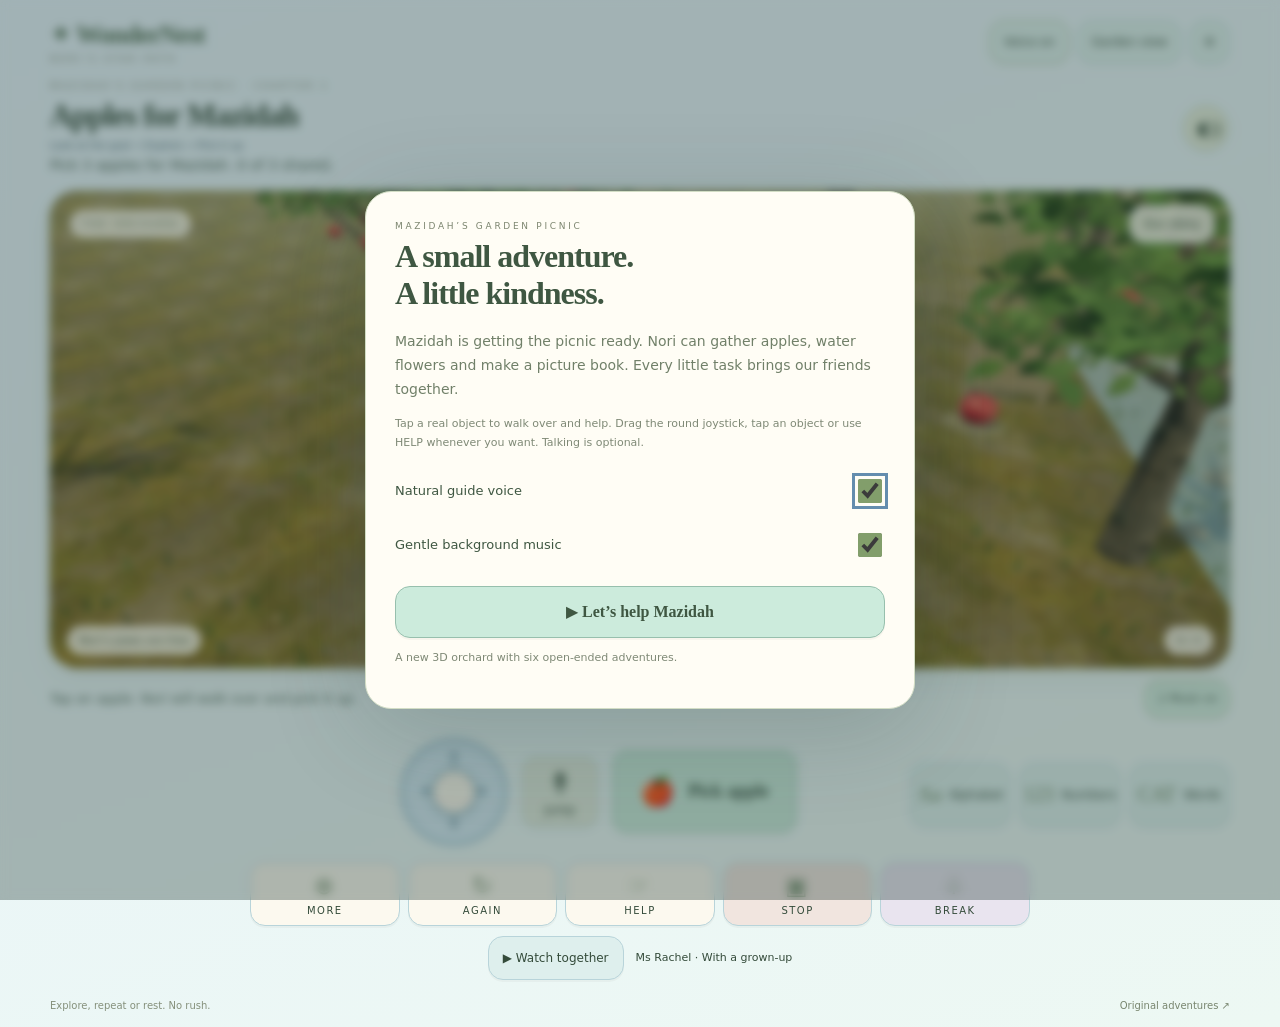
<file: index.html>
<!doctype html><html lang="en"><head><meta charset="utf-8"><meta name="viewport" content="width=device-width,initial-scale=1,viewport-fit=cover"><meta name="theme-color" content="#e8f4fc"><title>WonderNest · The Orchard Picnic</title><link rel="stylesheet" href="orchard.css?v=orchard-3"></head><body>
<main id="game">
 <header><a class="brand" href="index.html">✦ WonderNest<small>NORI’S STAR PATH</small></a><div class="tools"><button id="soundToggle" aria-pressed="true" aria-label="Toggle guide voice">Voice on</button><button id="cameraToggle" aria-pressed="false" aria-label="Toggle wide garden view">Garden view</button><button id="settingsOpen" aria-label="Grown-up options">⚙</button></div></header>
 <section class="mission"><div><p class="eyebrow" id="chapterLabel">A GARDEN PICNIC · CHAPTER 1</p><h1 id="missionTitle">Apples for Mazidah</h1><p id="routine" class="routine">Look → Explore → Help → Choose</p><p id="objective">Pick 3 apples for Mazidah.</p></div><button id="hear" aria-label="Hear the task">◖))</button></section>
 <section id="stage" aria-label="3D orchard. Tap an apple or an object to walk to it."><canvas id="world" aria-label="Nori and Mazidah in a three-dimensional orchard"></canvas><div class="scene-top"><span id="place">THE ORCHARD</span><button id="storyOpen">Our story</button></div><div id="loading" role="status"><span class="loading-leaf">✦</span><strong>Opening the garden…</strong><span>Getting Nori’s paws ready.</span></div><div id="sceneLabels" aria-hidden="true"><span id="noriName">Nori</span><span id="bunnyName">Mazidah</span></div><div class="scene-bottom"><span id="inventory">Nori’s paws are free</span><span id="progress">0 / 3</span></div><div id="targets" class="sr" aria-label="Objects in the garden"></div><div id="completeBanner" hidden><strong>A little kindness, shared.</strong><button id="nextTask">Next adventure →</button></div></section>
 <div class="feedback"><p id="feedback" role="status" aria-live="polite">Tap an apple. Nori will walk over and pick it up.</p><button id="musicToggle" aria-label="Toggle background music" aria-pressed="true">♫ Music on</button></div>
 <nav class="movement" aria-label="Move and interact"><div id="joystick" role="group" aria-label="Movement joystick. Drag to walk; use arrow keys as an alternative."><span class="stick-arrows" aria-hidden="true">↑<br>←　 →<br>↓</span><span id="stickKnob" aria-hidden="true"></span></div><div class="dpad" hidden><button id="forward" aria-label="Move Nori forward">↑</button><button id="left" aria-label="Move Nori left">←</button><button id="back" aria-label="Move Nori back">↓</button><button id="right" aria-label="Move Nori right">→</button></div><button class="jump" id="jump"><span>↟</span>Jump</button><button class="action" id="action"><span id="actionPicture">◉</span><strong id="actionLabel">Pick apple</strong></button></nav>
 <nav class="learn" aria-label="Learning adventures"><button id="alphabetOpen"><b>Aa</b> Alphabet</button><button id="numbersOpen"><b>123</b> Numbers</button><button id="wordsOpen"><b>CAT</b> Words</button></nav>
 <nav class="choices" aria-label="Communication choices"><button id="more"><span>⊕</span>MORE</button><button id="again"><span>↻</span>AGAIN</button><button id="help"><span>☞</span>HELP</button><button id="stop"><span>▣</span>STOP</button><button id="break"><span>♧</span>BREAK</button></nav><div class="watch-row"><button id="videosOpen">▶ Watch together</button><span>Ms Rachel · With a grown-up</span></div><footer>Explore, repeat or rest. No rush. <a href="classic.html">Original adventures ↗</a></footer>
</main>
<dialog id="storyDialog"><p class="eyebrow">MAZIDAH’S GARDEN PICNIC</p><h2 id="storyHeading">A small adventure.<br>A little kindness.</h2><p id="storyText">Mazidah is getting the picnic ready. Nori can gather apples, water flowers and make a picture book. Every little task brings our friends together.</p><p class="hint">Tap a real object to walk over and help. Drag the round joystick, tap an object or use HELP whenever you want. Talking is optional.</p><label>Natural guide voice <input id="introSound" type="checkbox" checked></label><label>Gentle background music <input id="introMusic" type="checkbox" checked></label><button id="storyStart" class="primary" disabled>Opening the garden…</button><p class="hint" id="introNote">A new 3D orchard with six open-ended adventures.</p></dialog>
<dialog id="pause"><p class="eyebrow">YOUR ADVENTURE CAN WAIT</p><h2 id="pauseTitle">A little rest.</h2><p>Nori and Mazidah will be right here.</p><button id="resume" class="primary">▶ Keep playing</button></dialog>
<dialog id="settings"><div class="dialog-top"><h2>Grown-up options</h2><button id="settingsClose" aria-label="Close options">×</button></div><h3>Sound & comfort</h3><label>Natural guide voice <input id="speech" type="checkbox" checked></label><label>Guide volume <span><input id="volume" type="range" min="0" max="100" step="5" value="35"><output id="volumeValue">35%</output></span></label><label>Gentle instrumental music <input id="musicEnabled" type="checkbox" checked></label><label>Music volume <span><input id="musicVolume" type="range" min="0" max="50" value="12"><output id="musicVolumeValue">12%</output></span></label><p class="hint" id="musicNote">Music lowers under speech and pauses during menus and breaks.</p><label>Reduced motion <input id="reduced" type="checkbox"></label><p class="hint">Still poses, a steady wide camera and direct travel when tapping or using HELP. The arrows remain under your control.</p><label>Movement controls <select id="controlMode"><option value="joystick">Round joystick</option><option value="arrows">Big arrows</option></select></label><label>Starting quantity <select id="startQuantity"><option value="1">One apple</option><option value="2">Two apples</option><option value="3" selected>Three apples</option></select></label><label>Picture choices <select id="choiceCount"><option value="2">Two</option><option value="3">Three</option></select></label><p class="hint">No timers, scores, microphone, required speech or failure screens. Settings and learning choices pause the world. Picture-choice settings apply when a new adventure starts.</p><details><summary>About this 3D prototype & credits</summary><p class="hint">Real-time 3D animals and scenery, photographic terrain textures and environmental lighting. Nori uses a licensed rigged fox model; Mazidah is a procedural fur-covered rabbit. This is a play prototype with no clinical-effectiveness claim.</p><p class="hint">Music: “Carefree” by Kevin MacLeod, <a href="https://incompetech.com/music/royalty-free/index.html?isrc=USUAN1400037" target="_blank" rel="noopener">incompetech.com</a>, <a href="https://creativecommons.org/licenses/by/4.0/" target="_blank" rel="noopener">CC BY 4.0</a>. Looped and volume-adjusted.</p><p class="hint"><a href="ORCHARD-CREDITS.md" target="_blank">3D asset and library credits</a> · <a href="classic.html">Original learning adventures</a></p></details></dialog>
<dialog id="adventureBook"><div class="dialog-top"><div><p class="eyebrow">A LITTLE WORLD TO EXPLORE</p><h2>Our picnic adventures</h2></div><button data-close="adventureBook" aria-label="Close adventures">×</button></div><p>Every chapter is open. Choose what feels interesting.</p><button id="exploreOpen" class="primary">🌿 Quiet garden · Just explore</button><div id="chapterCards"></div></dialog>
<dialog id="learningMenu"><div class="dialog-top"><h2 id="learnTitle">Choose a letter</h2><button data-close="learningMenu" aria-label="Close learning choices">×</button></div><p id="learnNote"></p><div id="picker"></div><div id="selection"><strong id="selectedValue">A a</strong><span id="selectedPicture"></span><span id="selectedWord">apple</span></div><div class="preview"><button id="previewVoice">Hear it</button><button id="startLesson" class="primary">Play this adventure →</button></div></dialog>
<dialog id="videos"><div class="dialog-top"><h2>Watch together</h2><button data-close="videos" aria-label="Return to the garden">×</button></div><div id="videoGate"><p>A grown-up can choose a Ms Rachel video to watch together.</p><button id="videoUnlock" class="primary">I’m the grown-up · Show links</button></div><div id="videoChoices" hidden><a class="video-link" id="youtubeLink" href="https://www.youtube.com/@msrachel/videos" target="_blank" rel="noopener noreferrer">▶ Ms Rachel on YouTube ↗</a><a class="video-link" href="https://www.msrachel.com/pages/videos" target="_blank" rel="noopener noreferrer">Ms Rachel’s official video page ↗</a><p class="hint">Opens a separate tab. The game waits here. External videos may include adverts and recommendations. WonderNest is not affiliated with Ms Rachel or YouTube.</p></div></dialog><audio id="backgroundMusic" src="background-music.mp3" loop preload="none" hidden></audio><audio id="guideVoice" preload="auto" hidden></audio><script src="missions.js"></script><script src="art.js"></script><script src="learning-art.js"></script><script src="mazidah-voice-bank.js?v=full-words-1"></script><script src="orchard.js?v=orchard-3"></script><script src="music.js"></script></body></html>
</file>
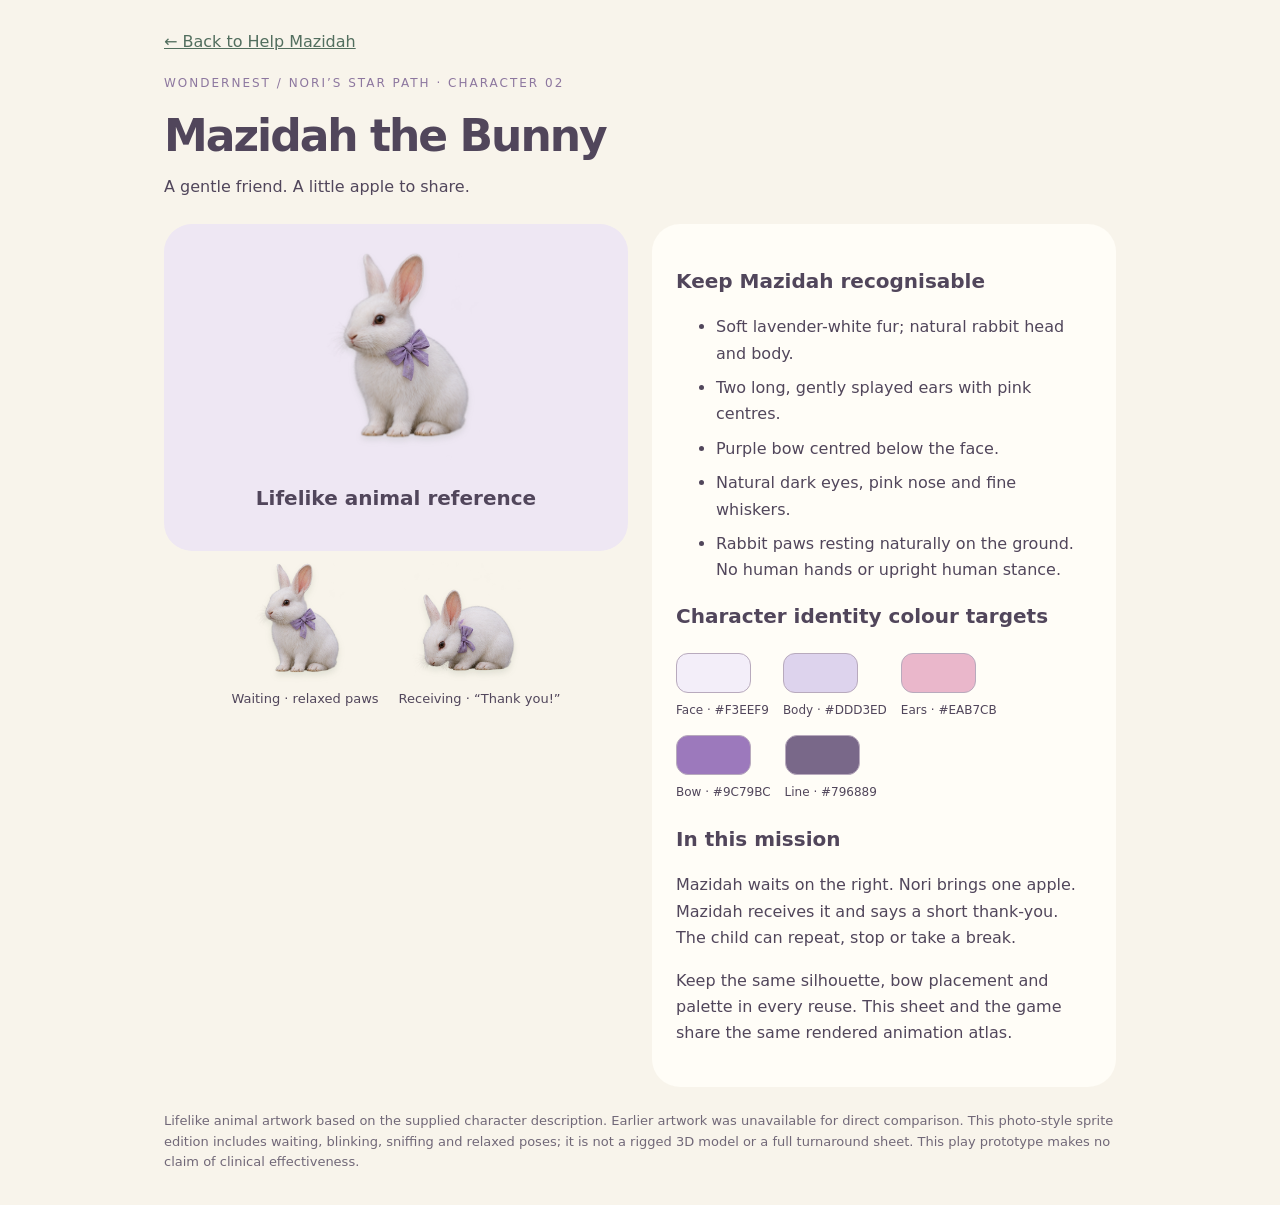
<file: bimi-reference.html>
<!doctype html><html lang="en"><meta charset="utf-8"><meta name="viewport" content="width=device-width,initial-scale=1"><title>Mazidah · Character reference</title><style>
*{box-sizing:border-box}body{margin:0;background:#f8f4eb;color:#51465b;font:16px "Trebuchet MS",system-ui,sans-serif}main{max-width:1000px;margin:auto;padding:32px 24px}a{color:#526e5e}h1{font-size:44px;letter-spacing:-2px;margin:20px 0 8px}h2{font-size:20px}.eyebrow{font-size:12px;letter-spacing:2px;color:#8d779f}.sheet{display:grid;grid-template-columns:1fr 1fr;gap:24px;margin-top:28px}.portrait{background:#eee7f3;border-radius:28px;text-align:center;padding:25px}.portrait svg{width:100%;height:330px}.pose{display:flex;justify-content:center;gap:20px}.pose figure{margin:10px 0;text-align:center}.pose svg{width:130px;height:170px}.pose figcaption{font-size:13px}.notes{background:#fffdf7;padding:24px;border-radius:28px;line-height:1.65}.swatches{display:flex;flex-wrap:wrap;gap:14px;margin:20px 0}.swatch{font-size:12px;display:flex;flex-direction:column;gap:8px}.chip{height:40px;width:75px;border-radius:12px;border:1px solid #b8aabd}li{margin:8px 0}footer{font-size:13px;line-height:1.6;margin-top:24px;color:#716878}@media(max-width:650px){.sheet{grid-template-columns:1fr}h1{font-size:36px}}@media print{body{background:white}main{padding:15px}.sheet{grid-template-columns:1fr 1fr}a{display:none}.portrait svg{height:280px}}

/* Detailed rendered characters: four pose columns, fox and bunny rows. */
.sprite{width:100%;aspect-ratio:443.5/443.5;background-image:url(character-animation-atlas.png);background-size:400% 200%;background-repeat:no-repeat;flex-shrink:0;filter:drop-shadow(0 4px 3px #4e614421)}
.nori .sprite{background-position:0% 0%}.mazidah .sprite{background-position:0% 100%}
.actor{height:auto;width:clamp(110px,18%,177px);bottom:13%}
.actor-name{bottom:-22px}.apple{width:clamp(29px,4.5%,43px);height:52px}
@media(max-width:540px){.actor{width:118px}.scene{height:300px}}
.portrait .sprite{width:220px;margin:auto;background-position:0% 100%}.pose .sprite{width:130px;background-position:0% 100%}.pose .receive{background-position:66.6666667% 100%}.pose{align-items:flex-end}.actor{position:static}</style><body><svg xmlns="http://www.w3.org/2000/svg" style="position:absolute;width:0;height:0;overflow:hidden" aria-hidden="true"><defs>
<symbol id="art-mazidah" viewBox="0 0 200 250">
 <ellipse cx="100" cy="235" rx="64" ry="9" fill="#514367" opacity=".12"/>
 <ellipse cx="100" cy="178" rx="51" ry="55" fill="#ddd3ed" stroke="#796889" stroke-width="3"/>
 <ellipse cx="100" cy="187" rx="31" ry="38" fill="#fff9fc"/>
 <ellipse cx="68" cy="225" rx="26" ry="13" fill="#ede5f5" stroke="#796889" stroke-width="3"/>
 <ellipse cx="132" cy="225" rx="26" ry="13" fill="#ede5f5" stroke="#796889" stroke-width="3"/>
 <ellipse cx="66" cy="57" rx="24" ry="52" transform="rotate(-12 66 57)" fill="#eee7f6" stroke="#796889" stroke-width="3"/>
 <ellipse cx="134" cy="57" rx="24" ry="52" transform="rotate(12 134 57)" fill="#eee7f6" stroke="#796889" stroke-width="3"/>
 <ellipse cx="66" cy="54" rx="11" ry="36" transform="rotate(-12 66 54)" fill="#eab7cb"/>
 <ellipse cx="134" cy="54" rx="11" ry="36" transform="rotate(12 134 54)" fill="#eab7cb"/>
 <ellipse cx="100" cy="114" rx="65" ry="52" fill="#f3eef9" stroke="#796889" stroke-width="3"/>
 <ellipse cx="74" cy="111" rx="6" ry="9" fill="#49394e"/><ellipse cx="126" cy="111" rx="6" ry="9" fill="#49394e"/>
 <circle cx="72" cy="108" r="2" fill="white"/><circle cx="124" cy="108" r="2" fill="white"/>
 <ellipse cx="56" cy="128" rx="11" ry="6" fill="#eac2d5"/><ellipse cx="144" cy="128" rx="11" ry="6" fill="#eac2d5"/>
 <path d="M93 125 Q100 120 107 125 Q100 136 93 125" fill="#b77693"/>
 <path d="M100 132 Q94 142 87 135 M100 132 Q106 142 113 135" fill="none" stroke="#796889" stroke-width="2.5" stroke-linecap="round"/>
 <path d="M100 161 Q67 141 71 166 Q70 185 100 168 Q130 185 129 166 Q133 141 100 161" fill="#9c79bc" stroke="#79608f" stroke-width="2"/><circle cx="100" cy="165" r="7" fill="#b299cb"/>
 <ellipse cx="51" cy="177" rx="14" ry="24" transform="rotate(-22 51 177)" fill="#eee7f6" stroke="#796889" stroke-width="3"/>
 <ellipse cx="149" cy="177" rx="14" ry="24" transform="rotate(22 149 177)" fill="#eee7f6" stroke="#796889" stroke-width="3"/>
</symbol>
<symbol id="art-nori" viewBox="0 0 200 250">
 <ellipse cx="100" cy="235" rx="65" ry="9" fill="#72502f" opacity=".12"/>
 <path d="M145 211 Q217 203 174 142 Q162 169 132 174" fill="#e99552" stroke="#9b633f" stroke-width="3"/><path d="M174 142 Q192 168 188 180 Q172 183 161 169Z" fill="#fff0d9"/>
 <ellipse cx="99" cy="182" rx="46" ry="52" fill="#e99552" stroke="#9b633f" stroke-width="3"/><ellipse cx="98" cy="190" rx="27" ry="32" fill="#fff0d9"/>
 <ellipse cx="71" cy="226" rx="24" ry="12" fill="#e99552" stroke="#9b633f" stroke-width="3"/><ellipse cx="125" cy="226" rx="24" ry="12" fill="#e99552" stroke="#9b633f" stroke-width="3"/>
 <path d="M42 94 Q22 14 38 21 Q72 28 84 70 M116 70 Q142 20 161 21 Q172 28 156 95" fill="#e99552" stroke="#9b633f" stroke-width="3" stroke-linejoin="round"/>
 <path d="M43 75 40 39 69 72 M130 72 157 39 153 78" fill="#efbea2"/>
 <ellipse cx="100" cy="112" rx="66" ry="53" fill="#eda05f" stroke="#9b633f" stroke-width="3"/>
 <path d="M37 119 Q52 103 82 130 Q100 145 118 130 Q146 103 163 119 Q150 161 100 163 Q49 160 37 119" fill="#fff0d9"/>
 <ellipse cx="74" cy="107" rx="6" ry="9" fill="#493b34"/><ellipse cx="126" cy="107" rx="6" ry="9" fill="#493b34"/><circle cx="72" cy="104" r="2" fill="white"/><circle cx="124" cy="104" r="2" fill="white"/>
 <path d="M92 126 Q100 121 108 126 Q100 139 92 126" fill="#725044"/><path d="M90 140 Q100 147 110 140" stroke="#725044" stroke-width="2.5" fill="none" stroke-linecap="round"/>
 <path d="M59 157 Q99 174 141 156 L143 172 Q102 191 57 173Z" fill="#a5d8c4" stroke="#578875" stroke-width="3"/><path d="M119 177 137 175 140 207 119 204Z" fill="#a5d8c4" stroke="#578875" stroke-width="3"/>
 <path d="m100 167 4 8 9 1-6 6 1 9-8-4-8 4 1-9-6-6 9-1Z" fill="#f5ce67" stroke="#b78b35" stroke-width="1.5"/>
 <ellipse cx="53" cy="188" rx="12" ry="22" fill="#eda05f" stroke="#9b633f" stroke-width="3"/>
</symbol>
<symbol id="art-apple" viewBox="0 0 64 70"><path d="M33 18Q29 7 37 3" stroke="#77583d" stroke-width="5" fill="none" stroke-linecap="round"/><path d="M35 12Q41 0 56 7Q51 21 35 12" fill="#729a67"/><path d="M32 22C-6 0-6 59 20 65Q32 61 42 65C69 59 71 1 32 22" fill="#cf685f" stroke="#994d49" stroke-width="2"/><path d="M15 28Q10 35 12 43" stroke="#f5bab0" stroke-width="5" fill="none" stroke-linecap="round"/></symbol>
</defs></svg>
<main><a href="index.html">← Back to Help Mazidah</a><div class="eyebrow" style="margin-top:25px">WONDERNEST / NORI’S STAR PATH · CHARACTER 02</div><h1>Mazidah the Bunny</h1><p>A gentle friend. A little apple to share.</p><div class="sheet"><div><div class="portrait"><div class="sprite" role="img" aria-label="Mazidah front view"></div><h2>Lifelike animal reference</h2></div><div class="pose"><figure><div class="sprite" role="img" aria-label="Mazidah waiting"></div><figcaption>Waiting · relaxed paws</figcaption></figure><figure><div class="sprite receive" role="img" aria-label="Mazidah sniffing the apple"></div><figcaption>Receiving · “Thank you!”</figcaption></figure></div></div><div class="notes"><h2>Keep Mazidah recognisable</h2><ul><li>Soft lavender-white fur; natural rabbit head and body.</li><li>Two long, gently splayed ears with pink centres.</li><li>Purple bow centred below the face.</li><li>Natural dark eyes, pink nose and fine whiskers.</li><li>Rabbit paws resting naturally on the ground. No human hands or upright human stance.</li></ul><h2>Character identity colour targets</h2><div class="swatches"><div class="swatch"><span class="chip" style="background:#f3eef9"></span>Face · #F3EEF9</div><div class="swatch"><span class="chip" style="background:#ddd3ed"></span>Body · #DDD3ED</div><div class="swatch"><span class="chip" style="background:#eab7cb"></span>Ears · #EAB7CB</div><div class="swatch"><span class="chip" style="background:#9c79bc"></span>Bow · #9C79BC</div><div class="swatch"><span class="chip" style="background:#796889"></span>Line · #796889</div></div><h2>In this mission</h2><p>Mazidah waits on the right. Nori brings one apple. Mazidah receives it and says a short thank-you. The child can repeat, stop or take a break.</p><p>Keep the same silhouette, bow placement and palette in every reuse. This sheet and the game share the same rendered animation atlas.</p></div></div><footer>Lifelike animal artwork based on the supplied character description. Earlier artwork was unavailable for direct comparison. This photo-style sprite edition includes waiting, blinking, sniffing and relaxed poses; it is not a rigged 3D model or a full turnaround sheet. This play prototype makes no claim of clinical effectiveness.</footer></main></body></html>
</file>
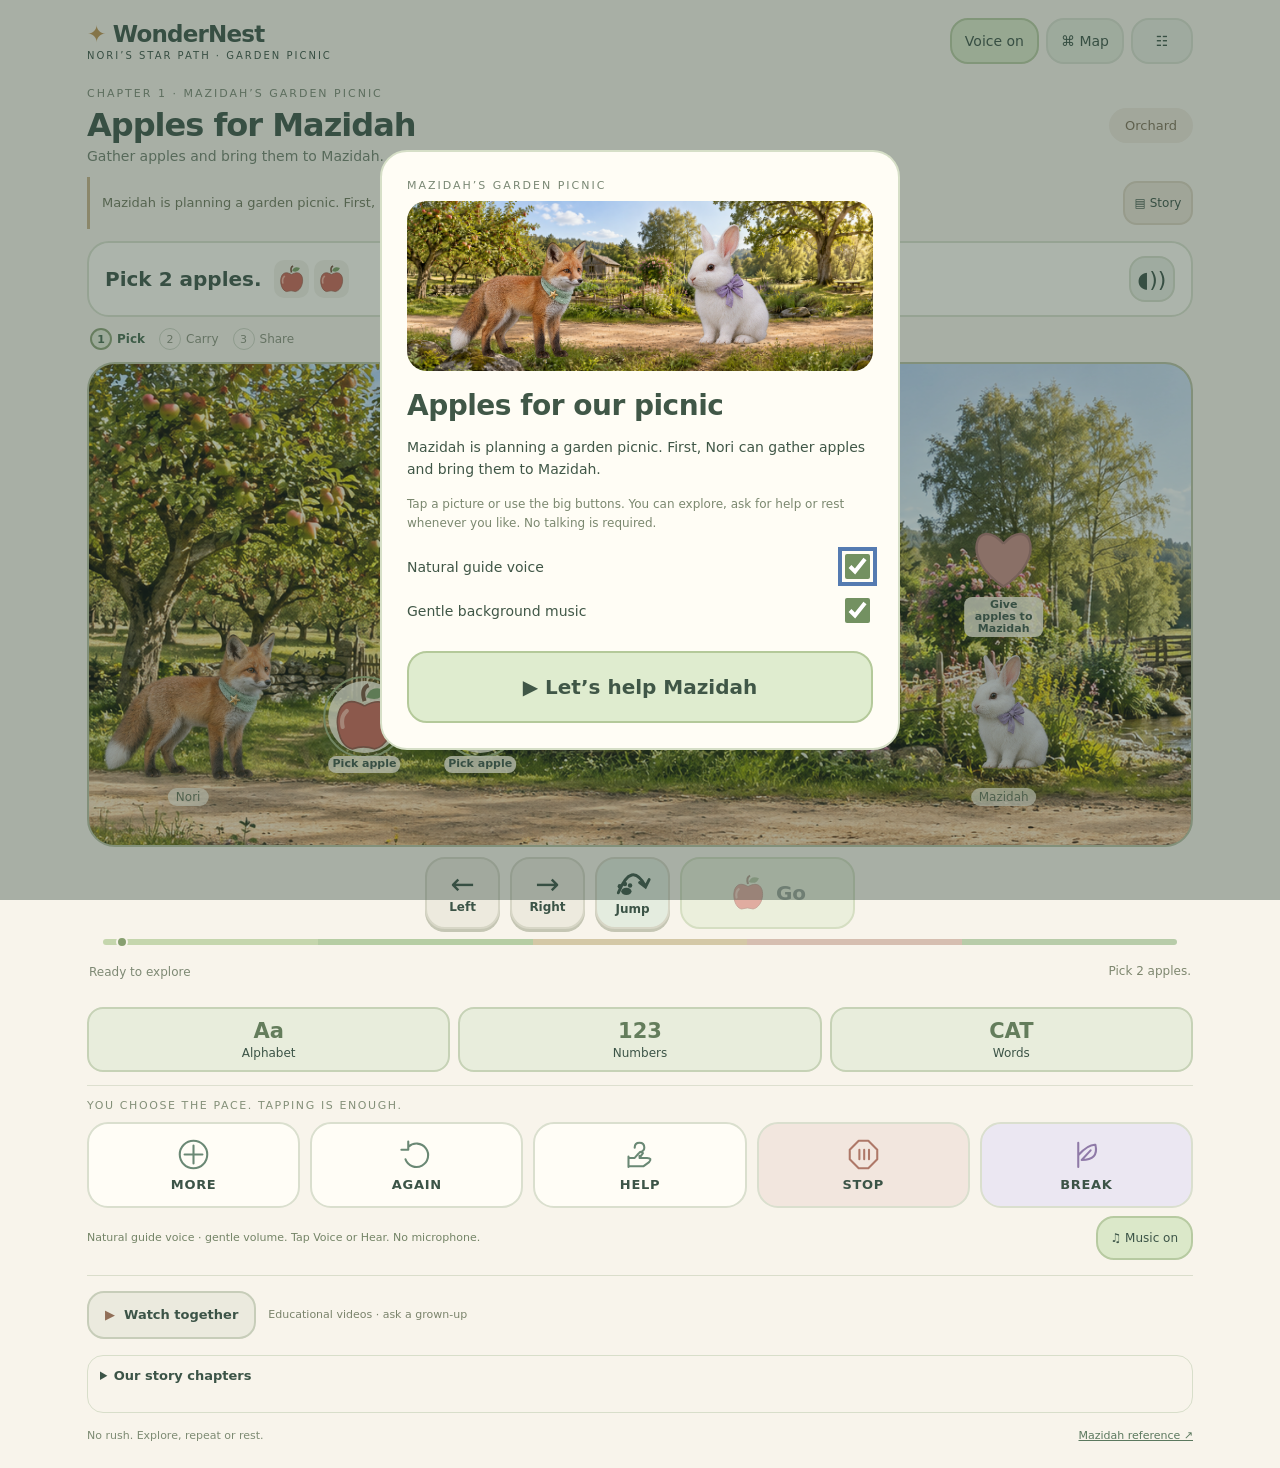
<file: classic.html>
<!doctype html><html lang="en"><head><meta charset="utf-8"><meta name="viewport" content="width=device-width,initial-scale=1,viewport-fit=cover"><meta name="theme-color" content="#f8f4eb"><title>WonderNest · Alphabet & Number Adventures</title><style>
:root{font-family:ui-rounded,"Trebuchet MS",system-ui,sans-serif;color:#3c5447;background:#f8f4eb;font-synthesis:none}*{box-sizing:border-box}[hidden]{display:none!important}body{margin:0}button,select,input{font:inherit}button{cursor:pointer;border:2px solid transparent;color:inherit;touch-action:manipulation;-webkit-tap-highlight-color:transparent}button:focus-visible,select:focus-visible,input:focus-visible,a:focus-visible{outline:4px solid #557bb1;outline-offset:3px}button:disabled{cursor:default;opacity:.5}button:active{filter:brightness(.95)}header{max-width:1150px;margin:auto;display:flex;justify-content:space-between;align-items:center;padding:18px 22px 12px;gap:10px}.brand{font-size:23px;font-weight:bold;letter-spacing:-.8px}.brand b{color:#bd9451}.brand small{display:block;font-size:10px;letter-spacing:2px;font-weight:normal;margin-top:3px}.header-tools{display:flex;gap:7px}.tool{min-width:62px;min-height:46px;padding:8px 13px;border-radius:18px;background:#e9ece1;border-color:#d8dece;font-size:14px}.tool[aria-pressed="true"]{background:#dbe8c9;border-color:#b7caa1}.map-tool{background:#e6ecdb}main{max-width:1150px;padding:4px 22px 24px;margin:auto}.mission-heading{display:flex;align-items:center;justify-content:space-between;gap:15px;margin:7px 0 13px}.eyebrow{font-size:11px;color:#7a8874;letter-spacing:2px;text-transform:uppercase;margin:0 0 6px}h1{font-size:32px;letter-spacing:-1px;margin:0 0 4px}.description{font-size:14px;color:#71816e;margin:0}.place-tag{border-radius:22px;padding:10px 16px;background:#ede7d9;color:#7e7159;font-size:13px;white-space:nowrap}
.task-card{border:2px solid #d9e1cc;border-radius:22px;background:#fffdf5;display:flex;align-items:center;justify-content:space-between;gap:12px;padding:12px 16px;margin-bottom:11px;min-height:76px}.task-copy{display:flex;gap:12px;align-items:center;min-width:0}.task-text{font-size:20px;font-weight:bold;line-height:1.25}.objective-pictures{display:flex;align-items:center;gap:5px;flex-shrink:0}.token{width:35px;height:38px;display:inline-flex;border-radius:10px;background:#f1f0e4;padding:3px}.token svg{height:100%;width:100%}.token-filled{background:#dbe8ca}.hear{width:46px;min-height:46px;border-radius:16px;background:#e9eee2;border-color:#d5ddc9;flex-shrink:0;font-size:22px}.steps{display:flex;gap:14px;align-items:center;flex-wrap:wrap;margin:0 3px 12px;font-size:12px;color:#89917d}.step{display:flex;align-items:center;gap:5px}.step i{font-style:normal;border:1px solid #cbd2c0;width:22px;height:22px;display:inline-flex;align-items:center;justify-content:center;border-radius:50%;font-size:11px}.step.complete i{background:#d5e3c4;border-color:#b6c7a3}.step.current{color:#476a4f;font-weight:bold}.step.current i{background:#e5ecd8;border:2px solid #8ca276}
.stage{position:relative;overflow:hidden;border:2px solid #d7e1cb;border-radius:28px;background:#e7eee0;width:100%;isolation:isolate;touch-action:pan-y}.world{position:absolute;inset:0 auto auto 0;will-change:transform}.world-scenery{position:absolute;width:100%;height:100%;inset:0;pointer-events:none}.actor{position:absolute;transform:translateX(-50%);pointer-events:none;z-index:2}.sprite{width:100%;aspect-ratio:1;background-image:url(character-animation-atlas.png);background-size:400% 200%;background-repeat:no-repeat;filter:drop-shadow(0 3px 2px #53634322)}.friend .sprite{background-position:0% 100%}.actor-name{position:absolute;left:50%;bottom:-17px;transform:translateX(-50%);font-size:12px;line-height:1.4;border-radius:10px;padding:1px 8px;background:#fff8e6b8;color:#637157}.held-item{position:absolute;width:29%;height:auto;left:78%;top:45%;filter:drop-shadow(0 2px 2px #0002)}.held-item:empty{display:none}.held-item svg{width:100%;height:100%}.facing-left .held-item{left:-6%}.world-object{position:absolute;transform:translateX(-50%);z-index:3;min-width:48px;min-height:48px;background:#fffcf0c9;border:2px solid #d1d8be;border-radius:18px;padding:6px 5px;display:flex;align-items:center;flex-direction:column;justify-content:center;gap:3px;user-select:none}.object-picture{display:block;width:var(--picture,50px);height:var(--picture,50px);pointer-events:none}.object-picture svg{width:100%;height:100%}.object-label{font-size:11px;font-weight:bold;line-height:1.1;pointer-events:none;max-width:95px}.world-object.goal{border-color:#8ca269;box-shadow:0 3px 0 #91a36e33;background:#fffbea}.world-object.hinted{outline:4px solid #bca05c;outline-offset:4px}.world-object.filled{background:#e1eacb;border-color:#a9bd8d}.world-object:disabled{opacity:.48}.friend-cue{background:#fff7eddd}.world-result{position:absolute;transform:translateX(-50%);z-index:1;pointer-events:none}.world-result svg{width:100%;height:100%}.world-result.small-result{width:30px!important;height:35px;bottom:49px!important;z-index:4}.bridge-plank{position:absolute;background:repeating-linear-gradient(90deg,#b89b6d 0,#b89b6d 9px,#a28a63 10px,#dbc398 12px);border-radius:5px;border-bottom:4px solid #8c7958;z-index:1}.word-bench{position:absolute;z-index:1;transform:translateX(-50%);display:flex;align-items:center;flex-direction:column;gap:8px;background:#fffae8dc;padding:10px 14px;border-radius:18px;border:1px solid #d3c6a6}.bench-model{font-size:24px;letter-spacing:5px;font-weight:bold}.bench-slots{display:flex;gap:6px}.bench-slots span{border:2px solid #b9c9aa;border-radius:8px;width:35px;height:40px;display:flex;align-items:center;justify-content:center;color:#7d8e6b77;font-size:24px}.bench-slots span.placed{background:#dbe9c9;color:#466c4a}
.path-meter{height:6px;position:relative;margin:8px 16px 0;background:linear-gradient(90deg,#c5d6ad 0 20%,#b6cda3 20% 40%,#d4c8a6 40% 60%,#d6beb0 60% 80%,#b8cca9 80%);border-radius:10px}.path-meter i{position:absolute;top:-3px;width:12px;height:12px;background:#879f70;border:2px solid #f8f4eb;border-radius:50%;transform:translateX(-50%)}.status-row{display:flex;justify-content:space-between;gap:12px;align-items:center;min-height:44px;margin:5px 2px 7px}.inventory{display:flex;align-items:center;gap:7px;font-size:13px;color:#66795e;min-height:39px}.inventory svg{width:32px;height:34px}.empty-paws{font-size:12px;color:#7e8974}.feedback{font-size:12px;color:#7e876f;text-align:right;line-height:1.3;max-width:56%}.movement{display:flex;justify-content:center;align-items:center;gap:10px;margin:2px 0 15px}.move{width:75px;min-height:64px;border-radius:20px;background:#edeade;border-color:#d7d6c6;touch-action:none;font-size:29px;user-select:none}.jump{font-size:17px;min-width:82px;background:#e4ecdf}.action{min-height:64px;border-radius:20px;border-color:#b4c99a;background:#dfeccf;min-width:175px;padding:7px 17px;display:flex;justify-content:center;align-items:center;gap:9px;font-size:20px;font-weight:bold}.action-icon{width:38px;height:41px}.action-icon svg{width:100%;height:100%}.done-note{margin:0 0 13px;padding:10px 14px;background:#e8eddc;border-radius:14px;font-size:13px;color:#5b765b}.communication{border-top:1px solid #dddfcf;padding-top:13px}.communication p{font-size:11px;text-transform:uppercase;letter-spacing:1.6px;color:#849079;margin:0 0 10px}.cards{display:grid;grid-template-columns:repeat(5,1fr);gap:10px}.card{border:2px solid #dadfce;background:#fffdf6;border-radius:21px;min-height:86px;display:flex;align-items:center;justify-content:center;flex-direction:column;gap:6px;font-weight:bold;font-size:13px;letter-spacing:.7px}.card svg{height:33px;width:33px;stroke:#6a8874;stroke-width:3;fill:none;stroke-linecap:round;stroke-linejoin:round}.card.stop{background:#f2e6de}.card.stop svg{stroke:#ae7868}.card.break{background:#ebe7f2}.card.break svg{stroke:#8f7aa8}footer{display:flex;justify-content:space-between;gap:15px;font-size:11px;color:#7d8b73;line-height:1.5;margin-top:15px}a{color:#5b785e}.audio-note{font-size:11px;color:#748467;margin:8px 0 0}
dialog{border:2px solid #d6dfc7;border-radius:27px;background:#fffdf5;color:#405747;padding:25px;width:calc(100% - 28px);max-width:520px;max-height:88vh;overflow:auto}dialog::backdrop{background:#30473d66}dialog h2{font-size:28px;margin:0 0 10px;letter-spacing:-.5px}dialog p{line-height:1.6;font-size:14px}dialog .action{width:100%;margin-top:18px}.dialog-top{display:flex;justify-content:space-between;align-items:center;gap:12px}.close-dialog{width:44px;height:44px;min-width:44px;border-radius:15px;border-color:#d9dfce;background:#edf0e4;font-size:24px}.map-place{margin:18px 0}.map-place h3{margin:0 0 8px;font-size:14px;letter-spacing:1px;color:#7b896f}.map-grid{display:grid;grid-template-columns:1fr;gap:9px}.mission-card{display:flex;align-items:center;gap:12px;text-align:left;border:2px solid #dce2cd;border-radius:19px;min-height:83px;padding:10px 14px;background:#f8f7eb}.map-icon{width:48px;height:50px;flex-shrink:0}.map-icon svg{width:100%;height:100%}.mission-card strong{font-size:17px;display:block;margin-bottom:4px}.mission-card small{font-size:12px;line-height:1.35;display:block;color:#7c866f}.option{display:flex;justify-content:space-between;align-items:center;gap:16px;font-size:15px;padding:13px 0}.option input[type=checkbox]{width:25px;height:25px;accent-color:#739161;flex-shrink:0}.option select{max-width:170px;min-height:44px;background:#f4f2e6;border:2px solid #d5ddc7;border-radius:11px;color:#4c674e;padding:6px;font:inherit}.option input[type=range]{width:135px;accent-color:#739161}.volume-control{display:flex;align-items:center;gap:8px}.hint{font-size:12px;line-height:1.6;color:#7b886f}.settings-block{border-top:1px solid #dce1d0;padding-top:14px;margin-top:12px}.settings-block h3{font-size:18px;margin:4px 0 8px}.sr{position:absolute;width:1px;height:1px;clip-path:inset(50%);overflow:hidden}
@media(min-width:900px){.map-grid{grid-template-columns:1fr 1fr}#map{max-width:750px}}
@media(max-width:540px){header{padding:12px 12px 8px;gap:7px}.brand{font-size:20px}.brand small{font-size:9px;letter-spacing:1px}.header-tools{gap:5px}.tool{min-width:46px;min-height:44px;padding:7px 9px;font-size:12px;border-radius:16px}main{padding:4px 12px 18px}.mission-heading{margin:5px 0 11px;gap:10px}h1{font-size:26px}.eyebrow{font-size:9px;letter-spacing:1.7px}.description{font-size:12px;max-width:270px;line-height:1.4}.place-tag{display:none}.task-card{padding:9px 11px;gap:8px;min-height:78px;border-radius:20px}.task-copy{gap:6px;flex-wrap:wrap}.task-text{font-size:18px}.objective-pictures{gap:3px}.token{width:26px;height:29px;padding:2px}.hear{width:44px;min-height:44px;font-size:19px}.steps{gap:9px;margin-bottom:10px;font-size:10px}.step{gap:3px}.step i{width:18px;height:18px;font-size:9px}.stage{border-radius:22px}.object-label{font-size:10px}.world-object{padding:4px 3px;border-radius:14px}.actor-name{font-size:10px;bottom:-13px}.status-row{gap:8px;margin-top:6px;min-height:45px}.inventory{font-size:11px}.inventory svg{width:27px;height:29px}.feedback{font-size:10px;max-width:52%}.empty-paws{font-size:10px}.movement{gap:7px;margin-bottom:13px}.move{width:58px;min-height:59px;border-radius:18px;font-size:26px}.jump{min-width:65px;font-size:14px}.action{min-width:127px;min-height:59px;padding:6px 10px;border-radius:18px;font-size:17px;gap:5px}.action-icon{width:30px;height:34px}.cards{gap:6px}.card{border-radius:17px;min-height:81px;font-size:10px;gap:5px}.card svg{width:29px;height:29px}.communication p{font-size:9px;letter-spacing:1.1px}.done-note{font-size:12px}.word-bench{padding:6px 8px;gap:5px}.bench-model{font-size:18px}.bench-slots span{width:25px;height:30px;font-size:18px}.bench-slots{gap:4px}footer{font-size:10px;gap:8px}.audio-note{font-size:10px}dialog{padding:20px}dialog h2{font-size:25px}.option{font-size:14px;gap:10px}.option select{max-width:150px}.option input[type=range]{width:105px}}
@media(max-width:359px){.brand{font-size:18px}.brand small{font-size:8px}.tool{min-width:44px;padding:6px 7px}.header-tools{gap:4px}.move{width:49px}.jump{min-width:55px}.action{min-width:116px}.movement{gap:5px}.step{gap:2px}.steps{gap:5px}.task-text{font-size:17px}.feedback{font-size:10px}.option select{max-width:132px}}
@media(prefers-reduced-motion:reduce){*{scroll-behavior:auto}}
.completed-object{background:transparent!important;border-color:transparent!important;box-shadow:none!important;opacity:1!important;pointer-events:none}.completed-object .object-label{display:none}.map-overview{display:grid;grid-template-columns:repeat(5,1fr);gap:5px;padding:8px 0 10px;border-bottom:1px solid #dce3cc}.map-overview button{display:flex;align-items:center;justify-content:center;flex-direction:column;gap:6px;background:#eef1df;border-color:#dbe1c9;border-radius:16px;min-height:75px;min-width:0;padding:8px 2px}.map-overview span{width:32px;height:34px}.map-overview svg{width:100%;height:100%}.map-overview small{font-size:10px}@media(max-width:359px){.map-overview small{font-size:8px}.map-overview span{width:28px;height:30px}}.small-shape{width:100%;height:100%;display:flex;align-items:center;justify-content:center}.small-shape svg{width:45%!important;height:45%!important}.water-effect{position:absolute;z-index:5;width:40px;height:48px;pointer-events:none;animation:pour-water .45s ease-out forwards}.water-effect svg{height:100%;width:100%}@keyframes pour-water{from{transform:translate(-50%,-8px);opacity:.85}to{transform:translate(-50%,15px);opacity:0}}.world-object{background:transparent;border-color:transparent;box-shadow:none}.world-object.goal{background:transparent;border-color:transparent;box-shadow:none}.world-object.goal .object-picture{background:#fff9e5d9;border-radius:50%;outline:2px solid #9daf7a;outline-offset:3px}.object-label{background:#fff9e6d9;border-radius:8px;padding:2px 4px}.world-object.filled{background:transparent;border-color:transparent}.completed-object .object-picture{filter:drop-shadow(0 2px 2px #42513a22)}
.photo-panel{position:absolute;top:0;width:33.333334%;height:100%;background-size:100% 125%;background-repeat:no-repeat}.photo-panel+.photo-panel{mask-image:linear-gradient(90deg,transparent,#000 2%,#000 100%)}#scenery{position:absolute;inset:0;pointer-events:none}.stage{border-color:#b9c0a3;background:#aab68d}.actor .sprite{filter:drop-shadow(0 5px 3px #2d321a55)}.story-banner{display:flex;align-items:center;gap:12px;margin:0 0 12px;border-left:3px solid #c7b289;padding:4px 0 4px 12px}.story-banner p{flex:1;margin:0;font-size:13px;line-height:1.5;color:#6e785c}.story-button{min-width:70px;min-height:44px;border-radius:14px;background:#eae4d5;border-color:#dbd3bf;font-size:12px}.movement{margin:10px 0}.move{display:flex;flex-direction:column;align-items:center;justify-content:center;gap:0;height:72px;min-height:64px;box-shadow:0 3px 0 #c5c6b4}.move span{font-size:29px;line-height:1}.move small{font-size:12px;font-weight:bold;line-height:1.4}.move.jump svg{width:44px;height:34px}.move.jump{min-width:75px}.action{min-height:72px}.next-chapter{display:block;width:100%;background:#5d795a;color:#fffdf3;border-radius:18px;min-height:54px;padding:12px;font-size:18px;font-weight:bold;margin:0 0 14px}.watch-row{display:flex;gap:12px;align-items:center;border-top:1px solid #daddcb;padding-top:15px;margin-top:15px}.watch-row>span{font-size:11px;color:#7a836b}.watch-button{display:flex;align-items:center;gap:9px;min-height:48px;padding:10px 16px;border:2px solid #c7cdb9;border-radius:17px;background:#ebeade;font-weight:bold;font-size:13px}.watch-button>span{color:#916f58}.keepsakes{margin-top:16px;border:1px solid #d8deca;border-radius:16px;padding:12px}.keepsakes summary{cursor:pointer;min-height:32px;font-size:13px;font-weight:bold}.keepsakes p{font-size:11px;line-height:1.5;color:#7c866f}#storyKeepsakes{display:grid;grid-template-columns:repeat(8,1fr);gap:6px}.keepsake{position:relative;min-height:54px;min-width:0;border-radius:12px;background:#efeee1;border-color:#dcdcc8;padding:5px}.keepsake span{display:block;width:28px;height:30px;margin:auto;opacity:.65}.keepsake svg{width:100%;height:100%}.keepsake small{display:block;font-size:10px}.keepsake.saved{background:#dde9cf;border-color:#acc599}.keepsake.saved span{opacity:1}.keepsake.here{outline:2px solid #aa955f;outline-offset:1px}.storybook-art{position:relative;height:170px;overflow:hidden;border-radius:20px;background:url(picnic-panorama.png) left center/cover;margin-bottom:18px}.storybook-art .sprite{position:absolute;bottom:5px;width:145px}.book-nori{left:8%}.book-mazidah{left:52%;background-position:0% 100%}.video-link{display:flex;gap:14px;align-items:center;text-decoration:none;border:2px solid #d1d9c3;background:#eef0e2;border-radius:18px;padding:16px;margin:14px 0;min-height:76px}.video-link>span:first-child{font-size:28px}.video-link strong,.video-link small{display:block}.video-link small{font-size:12px;line-height:1.5;font-weight:normal;margin-top:4px}.hear:disabled{opacity:.35}.tool:disabled{opacity:.6}
@media(max-width:540px){.story-banner p{font-size:11px;line-height:1.45}.story-banner{gap:8px;margin-bottom:9px;padding-left:9px}.story-button{min-width:60px;padding:6px}.move{height:66px}.action{min-height:66px}.move.jump{min-width:64px}.move small{font-size:10px}.move.jump svg{width:37px;height:30px}.watch-row{gap:8px}.watch-row>span{font-size:10px}.watch-button{padding:9px 12px;font-size:12px}.next-chapter{font-size:16px}.keepsake{padding:3px;min-height:48px}.keepsake span{width:23px;height:25px}#storyKeepsakes{gap:4px}.storybook-art{height:150px}}
@media(max-width:359px){.move.jump{min-width:55px}.movement{gap:5px}.move{width:49px}.action{min-width:116px}.story-banner p{font-size:10px}.keepsake span{width:20px;height:23px}#storyKeepsakes{grid-template-columns:repeat(4,1fr)}}
@media(max-width:540px) and (max-height:700px){header{padding-top:8px;padding-bottom:5px}.brand{font-size:17px}.brand small{font-size:7px}.description{display:none}.mission-heading{margin-top:2px;margin-bottom:6px}h1{font-size:23px}.eyebrow{font-size:8px;margin-bottom:3px}.story-banner{min-height:44px;margin-bottom:6px;padding-top:0;padding-bottom:0;justify-content:space-between}.story-banner p{display:none}.story-banner:before{content:'Mazidah’s garden picnic';font-size:11px;color:#788064}.task-card{min-height:63px;margin-bottom:6px;padding:7px 10px}.task-text{font-size:16px}.steps{margin-bottom:6px}.movement{margin-top:7px;margin-bottom:7px}.move,.action{height:60px;min-height:60px}}
.intro-sound{display:flex;align-items:center;justify-content:space-between;min-height:44px;font-size:14px;gap:15px}.intro-sound input{width:25px;height:25px;accent-color:#739161}audio[hidden]{display:none}.learning-toolbar{display:grid;grid-template-columns:repeat(3,1fr);gap:8px;margin:13px 0}.learning-toolbar button{display:flex;flex-direction:column;align-items:center;justify-content:center;min-height:65px;border-radius:16px;background:#e8eddc;border-color:#c6d2b6;font-size:12px;gap:3px}.learning-toolbar b{font-size:21px;color:#647d5c}.learning-hint{display:flex;gap:8px;flex-wrap:wrap;align-items:center;background:#eee8da;border-radius:15px;padding:10px;margin-bottom:13px;font-size:13px}.learning-hint strong{font-size:24px}.learning-hint button,.preview-buttons button,.chosen-model button,.range-toggle{min-height:44px;padding:8px 12px;border-radius:13px;border-color:#cdd3bc;background:#f6f3e7;font-size:12px}.learning-hint span{flex:1}.learning-tabs{display:grid;grid-template-columns:repeat(3,1fr);gap:6px;margin:15px 0}.learning-tabs button{min-height:48px;border-radius:14px;background:#eeeade;border-color:#d8dcc9;font-size:13px}.learning-tabs button[aria-pressed=true],.picker.selected,.word-picker.selected{background:#dbe8ca;border-color:#859d6d}.picker-grid{display:grid;grid-template-columns:repeat(auto-fit,minmax(44px,1fr));gap:6px}.picker{min-height:52px;min-width:44px;background:#f4efe1;border:2px solid #dadac7;border-radius:12px;font-size:23px;font-weight:bold;padding:4px}.picker small{font-size:13px;margin-left:3px;font-weight:normal}.chosen-model{display:flex;align-items:center;justify-content:center;gap:15px;flex-wrap:wrap;padding:14px 0}.chosen-model strong{font-size:32px}.chosen-model>span:has(svg){width:65px;height:70px}.chosen-model svg{width:100%;height:100%}.preview-buttons{display:flex;gap:8px;justify-content:center}.learning-missions{display:grid;gap:9px;margin-top:15px}.learning-missions button{display:block;min-height:75px;width:100%;padding:12px 14px;background:#edf0e0;border:2px solid #d3dbc2;border-radius:18px;text-align:left;font-size:16px;font-weight:bold}.learning-missions small{display:block;font-size:11px;line-height:1.5;color:#748068;margin-top:5px;font-weight:normal}.word-picker-grid{display:grid;grid-template-columns:repeat(auto-fit,minmax(85px,1fr));gap:8px}.word-picker{min-height:100px;border:2px solid #d9ddc8;background:#f3f0e1;border-radius:16px;padding:8px;display:flex;flex-direction:column;align-items:center;gap:5px}.word-picker>span{width:46px;height:48px}.word-picker svg{width:100%;height:100%}.word-picker strong{font-size:19px;letter-spacing:2px}#learningMenu{max-width:650px}.objective-pictures{flex-wrap:wrap;max-width:220px}@media(max-width:540px){.objective-pictures{max-width:165px}.learning-toolbar{gap:6px}.learning-toolbar button{min-height:61px;font-size:11px}.learning-hint{font-size:11px}.learning-hint button{font-size:11px;padding:7px 9px}.learning-tabs button{font-size:11px;padding:6px}.word-picker-grid{grid-template-columns:repeat(3,1fr)}}.picker,.word-picker{position:relative}.learned:after{content:"✓";position:absolute;top:1px;right:4px;font-size:12px;color:#5d7d4f}.audio-bar{display:flex;align-items:center;justify-content:space-between;gap:10px;margin-top:8px}.audio-bar .audio-note{margin:0;flex:1}.audio-bar .tool{white-space:nowrap;min-height:44px;font-size:12px}.header-tools{flex-shrink:0}.brand{min-width:0}@media(max-width:350px){.brand{font-size:17px}.brand small{font-size:7px;letter-spacing:.5px}}</style></head><body>
<header><div class="brand"><b>✦</b> WonderNest<small>NORI’S STAR PATH · GARDEN PICNIC</small></div><div class="header-tools"><button id="soundToggle" class="tool" aria-label="Toggle guide voice" aria-pressed="true">♫ On</button><button id="mapOpen" class="tool map-tool" aria-label="Open adventure map">⌘ Map</button><button id="settingsOpen" class="tool" aria-label="Grown-up options">☷</button></div></header>
<main id="adventure"><div class="mission-heading"><div><p class="eyebrow" id="chapterLabel">Mazidah’s garden picnic</p><h1 id="missionTitle"></h1><p class="description" id="missionDescription"></p></div><span class="place-tag" id="placeName">Orchard</span></div>
<div class="story-banner"><p id="storyLine"></p><button id="storyOpen" class="story-button" aria-label="Read this chapter’s story">▤ Story</button></div><div class="task-card"><div class="task-copy"><span class="task-text" id="objective"></span><span id="objectivePictures" class="objective-pictures" aria-hidden="true"></span></div><button id="hear" class="hear" title="Hear the next task" aria-label="Hear the next task in our guide’s voice">◖))</button></div>
<div id="steps" class="steps" aria-label="Adventure steps"></div>
<section id="stage" class="stage" aria-label="A connected world. Tap objects to walk to them and interact."><div class="world" id="world"><div id="scenery"></div><div id="results"></div><div id="effects" aria-hidden="true"></div><div class="actor friend" id="friend"><div class="sprite" id="friendSprite" role="img" aria-label="Mazidah, a lifelike white rabbit with a purple bow"></div><span class="actor-name">Mazidah</span></div><div class="actor" id="nori"><div class="sprite" id="noriSprite" role="img" aria-label="Nori, a lifelike fox with mint scarf and gold star"></div><div class="held-item" id="heldItem" aria-hidden="true"></div><span class="actor-name">Nori</span></div><div id="objects"></div></div></section>
<div class="movement" role="group" aria-label="Move and interact"><button class="move" id="left" aria-label="Move Nori left"><span aria-hidden="true">←</span><small>Left</small></button><button class="move" id="right" aria-label="Move Nori right"><span aria-hidden="true">→</span><small>Right</small></button><button class="move jump" id="jump" aria-label="Jump"><svg viewBox="0 0 60 40" aria-hidden="true"><path d="M10 32Q28-12 47 23M39 18l8 6 5-10" fill="none" stroke="currentColor" stroke-width="4" stroke-linecap="round"/><ellipse cx="21" cy="30" rx="7" ry="5" fill="currentColor"/><circle cx="12" cy="23" r="3" fill="currentColor"/><circle cx="19" cy="20" r="3" fill="currentColor"/><circle cx="26" cy="22" r="3" fill="currentColor"/></svg><small>Jump</small></button><button class="action" id="action"><span id="actionIcon" class="action-icon" aria-hidden="true"></span><span id="actionLabel">Go</span></button></div>
<div class="path-meter" aria-hidden="true"><i id="pathPosition"></i></div><div class="status-row"><div class="inventory" id="inventory" aria-label="What Nori is carrying"></div><div class="feedback" id="feedback" role="status" aria-live="polite"></div></div>
<p class="done-note" id="doneNote" hidden></p><button class="next-chapter" id="nextChapter" hidden>Next chapter →</button>

<nav class="learning-toolbar" aria-label="Learning adventures"><button data-learning-open="alphabet"><b>Aa</b> Alphabet</button><button data-learning-open="numbers"><b>123</b> Numbers</button><button data-learning-open="words"><b>CAT</b> Words</button></nav><div class="learning-hint" id="learningHint" hidden><strong id="learningModel"></strong><span id="learningExample"></span><button id="nameHear">Hear letter name</button><button id="wordHear">Hear picture word</button></div><section class="communication" aria-label="Communication choices"><p>You choose the pace. Tapping is enough.</p><div class="cards">
<button id="more" class="card" aria-label="More adventures"><svg viewBox="0 0 48 48" aria-hidden="true"><circle cx="24" cy="24" r="20"/><path d="M24 11v26M11 24h26"/></svg>MORE</button>
<button id="again" class="card" aria-label="Repeat this adventure"><svg viewBox="0 0 48 48" aria-hidden="true"><path d="M12 13a17 17 0 1 1-4 18M12 5v12H2"/></svg>AGAIN</button>
<button id="help" class="card" aria-label="Help me reach the next step"><svg viewBox="0 0 48 48" aria-hidden="true"><path d="M8 29h9l6-7q3-4 6 0l-5 7h11q8 0 3 6l-8 6H8ZM8 27v15M17 14q0-7 7-7t7 7q0 5-7 7M24 26v1"/></svg>HELP</button>
<button id="stop" class="card stop" aria-label="Stop"><svg viewBox="0 0 48 48" aria-hidden="true"><path d="M17 4h14l13 13v14L31 44H17L4 31V17ZM18 17v14M25 17v14M32 17v14"/></svg>STOP</button>
<button id="break" class="card break" aria-label="Break"><svg viewBox="0 0 48 48" aria-hidden="true"><path d="M12 42V7M12 25q15-16 25-15Q42 32 17 32M17 32l13-14"/></svg>BREAK</button>
</div></section><div class="audio-bar"><p id="audioNote" class="audio-note">Natural guide voice · gentle volume. Tap Voice or Hear. No microphone.</p><button id="musicToggle" class="tool" aria-label="Toggle background music" aria-pressed="true">♫ Music on</button></div><div class="watch-row"><button id="videosOpen" class="watch-button"><span aria-hidden="true">▶</span> Watch together</button><span>Educational videos · ask a grown-up</span></div><details class="keepsakes"><summary>Our story chapters</summary><p>Every chapter is open. The pictures remember completed tasks during this visit.</p><div id="storyKeepsakes"></div></details><footer><span>No rush. Explore, repeat or rest.</span><a href="mazidah-reference.html" target="_blank" rel="noopener">Mazidah reference ↗</a></footer></main>
<dialog id="map"><div class="dialog-top"><h2>Where shall we play?</h2><button class="close-dialog" id="mapClose" aria-label="Return to adventure">×</button></div><p class="hint">Every place is open. Your adventures stay where you left them during this visit.</p><div class="map-overview" id="mapOverview" aria-label="Connected places"></div><p class="hint">Our story: apples → water → grow → baskets → bridge → colour trail → picnic → thank-you letter. Choose any chapter.</p><button id="mapLearning" class="action">Aa · 123 · Word adventures</button><div id="mapChoices"></div></dialog>
<dialog id="pause"><h2 id="pauseTitle">A little rest.</h2><p id="pauseText"></p><button class="action" id="resume">▶ Keep playing</button></dialog>
<dialog id="settings"><h2>Grown-up options</h2><h3>Sound & movement</h3><label class="option">Natural guide voice <input id="speech" type="checkbox" checked></label><p class="hint" id="voiceNote">Pre-recorded synthetic speech with a playful, youthful guide voice. Short prompts name actions, numbers, colours, shapes and letters. No device robot voice or electronic beeps.</p><label class="option">Guide volume <span class="volume-control"><input id="volume" type="range" min="0" max="100" step="5" value="35"><output id="volumeValue">35%</output></span></label><p class="hint">Sound starts after your first tap. STOP, BREAK, options, the map and video choices silence the guide. New prompts replace earlier ones. Pictures remain usable with sound off.</p><div class="settings-block"><h3>Background music</h3><label class="option">Gentle instrumental music <input id="musicEnabled" type="checkbox" checked></label><label class="option">Music volume <span class="volume-control"><input id="musicVolume" type="range" min="0" max="50" step="1" value="12"><output id="musicVolumeValue">12%</output></span></label><p class="hint" id="musicNote">Soft acoustic music, without vocals. It starts after Play, lowers while the guide speaks, and pauses for STOP, BREAK, menus and when you leave the game.</p><details class="hint"><summary>Music credit</summary><p>“Carefree” by <a href="https://incompetech.com/music/royalty-free/index.html?isrc=USUAN1400037" target="_blank" rel="noopener">Kevin MacLeod (incompetech.com)</a>. Licensed under <a href="https://creativecommons.org/licenses/by/4.0/" target="_blank" rel="noopener">Creative Commons: By Attribution 4.0</a>. Looped and volume-adjusted during play.</p></details></div><label class="option">Reduced motion <input id="reduced" type="checkbox"></label><p class="hint">Reduced motion keeps poses still and moves Nori directly to tapped destinations. Arrow movement remains under your control.</p>
<div class="settings-block"><h3>How much to explore</h3><label class="option">Number adventures <select id="numberRange"><option value="5">1–5</option><option value="10">1–10</option></select></label><label class="option">Apples / water pumps <select id="amount"><option value="1">1</option><option value="2" selected>2</option><option value="3">3</option><option value="4">4</option><option value="5">5</option></select></label><label class="option">Sorting / shapes / letters <select id="choices"><option value="2" selected>Two</option><option value="3">Three</option></select></label><label class="option">Letter set <select id="letterSet"><option value="6">A–F</option><option value="26" selected>A–Z</option></select></label><label class="option">Show word workshop <input id="wordPlay" type="checkbox" checked></label><label class="option">Word set <select id="wordLength"><option value="all">2 & 3 letters</option><option value="2">2 letters</option><option value="3">3 letters</option></select></label><p class="hint">Task changes start a fresh version of the current adventure. Other adventures start fresh with those choices when next opened. Word play is optional supported copying with a visible model.</p></div>
<div class="settings-block"><h3>Play together</h3><p class="hint">Tap an object to make Nori walk over and use it. Arrows also move Nori. The big action button says Go when a destination is farther away, then changes to Pick, Give, Plant, Water or the next action when close. HELP brings Nori to a useful place without doing the action.</p><p class="hint">MORE opens the map; AGAIN restarts this adventure. A finished chapter offers Next chapter. AGAIN starts another round with another colour, shape, letter or word. Story and chapter choices are always available. There is no target time, score, failure screen or required speech. Take breaks whenever wanted.</p><p class="hint">Keyboard: arrows to move, Space to jump. All buttons also support Tab and Enter/Space. No dragging is required.</p></div><button class="action" id="settingsClose">Back to adventure</button></dialog>
<dialog id="storyDialog" aria-labelledby="storyHeading"><p class="eyebrow">Mazidah’s garden picnic</p><div class="storybook-art" aria-hidden="true"><div class="book-nori sprite"></div><div class="book-mazidah sprite"></div></div><h2 id="storyHeading">Apples for our picnic</h2><p id="storyText"></p><p class="hint">Tap a picture or use the big buttons. You can explore, ask for help or rest whenever you like. No talking is required.</p><label class="intro-sound">Natural guide voice <input id="introSound" type="checkbox" checked></label><label class="intro-sound">Gentle background music <input id="introMusic" type="checkbox" checked></label><button class="action" id="storyStart">▶ Let’s help Mazidah</button></dialog>
<dialog id="videos" aria-labelledby="videoHeading"><div class="dialog-top"><h2 id="videoHeading">Watch together</h2><button class="close-dialog" id="videosClose" aria-label="Return to our picnic">×</button></div><div id="videoGate"><p>A grown-up can choose an educational video to watch together.</p><p class="hint">This opens YouTube in a separate tab. Internet is needed. A grown-up should choose the video and supervise; YouTube controls its own recommendations and adverts. The game waits here.</p><button id="videoUnlock" class="action">I’m the grown-up · Show links</button></div><div id="videoChoices" hidden><a class="video-link" id="youtubeLink" href="https://www.youtube.com/@msrachel/videos" target="_blank" rel="noopener noreferrer"><span aria-hidden="true">▶</span><span><strong>Ms Rachel on YouTube ↗</strong><small>Choose a video from her official channel.</small></span></a><a class="video-link" href="https://www.msrachel.com/pages/videos" target="_blank" rel="noopener noreferrer"><span aria-hidden="true">▤</span><span><strong>Ms Rachel’s video page ↗</strong><small>Browse her official website together.</small></span></a><p class="hint">External resources; WonderNest is not affiliated with Ms Rachel or YouTube. No video starts inside this game.</p></div></dialog>
<dialog id="learningMenu" aria-labelledby="learningTitle"><div class="dialog-top"><h2 id="learningTitle">Learn & explore</h2><button id="learningClose" class="close-dialog" aria-label="Return to the game">×</button></div><div class="learning-tabs"><button data-learning-tab="alphabet" aria-pressed="true">Aa Alphabet</button><button data-learning-tab="numbers" aria-pressed="false">123 Numbers</button><button data-learning-tab="words" aria-pressed="false">Words</button></div>
<section id="learn-alphabet"><p class="hint">Choose any letter. Each adventure uses a few pictures at a time. A small check remembers pages shared during this visit.</p><div class="picker-grid" id="alphabetPicker"></div><div class="chosen-model"><strong id="selectedLetter">A a</strong><span id="letterPicture"></span><span id="letterWord">apple</span></div><p class="hint" id="letterExampleNote"></p><div class="preview-buttons"><button id="alphabetName">Hear letter name</button><button id="alphabetWord">Hear picture word</button></div><div class="learning-missions"><button data-letter-mission="alphapicture">Collect a book page<small>Letter → picture → lowercase postbox → Mazidah</small></button><button data-letter-mission="letters">Deliver letter post<small>Match two or three uppercase / lowercase pairs</small></button><button data-letter-mission="abcorder">Build an ABC path<small>Collect and order three letters, then open the gate. X–Y–Z ends the alphabet.</small></button></div></section>
<section id="learn-numbers" hidden><p class="hint">Choose a number for Mazidah’s picnic.</p><div class="picker-grid" id="numberPicker"></div><div class="chosen-model"><strong id="selectedNumber">1</strong><span id="numberExample"></span><button id="numberHear">Hear number</button></div><button id="rangeToggle" class="range-toggle">Show numbers 1–10</button><div class="learning-missions"><button data-number-mission="numbermatch">Match number baskets<small>Take a numeral → count the basket → deliver</small></button><button data-number-mission="pack">Pack Mazidah’s basket<small>Carry one apple at a time and count it into the basket</small></button><button data-number-mission="numbertrail">Follow a number trail<small>Follow three numbers, open the gate and walk through. Larger choices use a trail ending at 5 or 10.</small></button></div></section>
<section id="learn-words" hidden><p class="hint">Choose a picture word. Copy its letters, then use the action or open its picture.</p><div class="word-picker-grid" id="wordPicker"></div><div class="chosen-model"><strong id="selectedWord">UP</strong><button id="selectedWordHear">Hear word</button></div><button class="action" id="wordMission">Build this word →</button><p class="hint">Two letters: UP · IN · ON · GO. Three letters: SUN · CUP · HAT · MAP · CAT · DOG · BOX · BED · BUS · LOG · PIG · BAG.</p></section>
</dialog><audio id="backgroundMusic" src="background-music.mp3" loop preload="none" hidden></audio><script src="missions.js?v=gentle-music-5"></script><script src="learning.js?v=gentle-music-5"></script><script src="art.js?v=gentle-music-5"></script><script src="learning-art.js?v=gentle-music-5"></script><script src="mazidah-voice-bank.js?v=gentle-music-5"></script><script src="world.js?v=gentle-music-5"></script><script src="music.js?v=gentle-music-5"></script></body></html>
</file>
<file: orchard.css>
:root{font-family:Georgia,'Times New Roman',serif;color:#344b3a;background:#e8f4fc;font-synthesis:none;--border:#b8d4da;--mint:#d5eee2;--paper:#fffaf0}*{box-sizing:border-box}body{margin:0}button,input,select{font:inherit}button{cursor:pointer;touch-action:manipulation;color:inherit;border:1px solid var(--border);background:var(--paper);border-radius:15px;min-height:44px;padding:9px 14px;box-shadow:0 2px 0 #5662430c}button:focus-visible,a:focus-visible,input:focus-visible,select:focus-visible{outline:3px solid #648dae;outline-offset:3px}button:active{transform:translateY(1px);filter:brightness(.97)}button:disabled{opacity:.6;cursor:wait}button[aria-pressed=true]{background:var(--mint);border-color:#a9be9a}a{color:#506d52}#game{max-width:1400px;margin:auto;padding:0 30px 16px}header{display:flex;align-items:center;justify-content:space-between;padding:19px 0 17px;gap:12px}.brand{font-size:26px;text-decoration:none;font-weight:bold;letter-spacing:-1px}.brand small{display:block;font:9px system-ui,sans-serif;letter-spacing:2.8px;margin-top:4px;color:#7b856e}.tools{display:flex;gap:7px}.tools button{font:12px system-ui,sans-serif;background:#e8edde}.eyebrow{font:9px system-ui,sans-serif;letter-spacing:2.7px;color:#7c856f;margin:0 0 7px}h1{font-size:31px;letter-spacing:-.8px;margin:0 0 6px}h2{font-size:32px;letter-spacing:-1px;line-height:1.15;margin:5px 0 18px}h3{font-size:18px}.mission{display:flex;align-items:center;justify-content:space-between;gap:14px;margin:0 0 15px}#objective{font:14px system-ui,sans-serif;color:#475f50;margin:0;line-height:1.4}#hear{border-radius:50%;height:48px;width:48px;flex-shrink:0;background:#e5eddb;font-size:20px}#stage{height:clamp(340px,53vh,650px);position:relative;border-radius:27px;overflow:hidden;background:#b5c4a3;box-shadow:0 0 0 1px #a5b792,0 10px 25px #5b674916;isolation:isolate}#world{display:block;width:100%;height:100%;touch-action:none;outline:none}#loading{position:absolute;inset:0;background:#e6eadb;display:flex;align-items:center;justify-content:center;gap:16px;flex-direction:column;font:13px system-ui,sans-serif;color:#6c7e5c}#loading[hidden]{display:none}#loading strong{font:25px Georgia,serif;color:#435b40}.loading-leaf{font-size:40px;color:#acb781}.scene-top{position:absolute;left:20px;right:15px;top:14px;display:flex;align-items:center;justify-content:space-between;pointer-events:none}.scene-top>span{font:9px system-ui;letter-spacing:2.8px;padding:9px 12px;border-radius:20px;background:#fffcf0d6;color:#4c6647}.scene-top button{pointer-events:auto;font:12px system-ui;background:#fffcf0d9;min-height:38px}.scene-bottom{position:absolute;bottom:13px;left:17px;right:17px;display:flex;justify-content:space-between;gap:10px;pointer-events:none}.scene-bottom span{font:11px system-ui;background:#fffcf0d9;backdrop-filter:blur(8px);padding:8px 12px;border-radius:20px;color:#435b40}#sceneLabels span{position:absolute;top:0;left:0;background:#f9f6e0d4;color:#526c46;font:10px system-ui;padding:3px 9px;border-radius:20px;pointer-events:none;white-space:nowrap;will-change:transform}.feedback{display:flex;align-items:center;justify-content:space-between;gap:10px;padding:12px 0 8px;min-height:48px}.feedback p{font:12px system-ui;color:#475f50;margin:0;line-height:1.4}.feedback button{font:11px system-ui;min-height:38px;white-space:nowrap;padding:7px 11px}.movement{display:flex;gap:13px;align-items:center;justify-content:center;margin:2px 0 12px}.dpad{display:grid;grid-template-columns:52px 52px 52px;grid-template-rows:49px 49px;gap:5px}.dpad button{font:25px system-ui;background:#ebeede;padding:4px}#forward{grid-column:2}#left{grid-column:1;grid-row:2}#back{grid-column:2;grid-row:2}#right{grid-column:3;grid-row:2}.jump{height:72px;width:78px;display:flex;align-items:center;justify-content:center;gap:2px;flex-direction:column;font:12px system-ui;background:#e2ebde}.jump span{font-size:30px}.action{height:83px;min-width:185px;background:#dbe9cb;border-color:#b4c99d;display:flex;align-items:center;justify-content:center;gap:13px;font-size:18px}.action>span{font-size:28px}.learn{display:flex;gap:8px;margin:12px 0}.learn button{flex:1;font:12px system-ui;display:flex;align-items:center;justify-content:center;gap:8px;background:#e9eddf}.learn b{font:20px Georgia,serif;color:#68815c}.choices{display:flex;gap:8px}.choices button{flex:1;font:10px system-ui;letter-spacing:1.5px;background:#fcf9ef;min-height:64px;display:flex;align-items:center;justify-content:center;flex-direction:column;gap:5px}.choices span{font:24px Georgia;color:#7e9577}#stop{background:#f1e5df}#break{background:#e9e4ef}footer{display:flex;justify-content:space-between;gap:10px;margin-top:13px;font:10px system-ui;color:#85907b}footer a{color:#78856e;text-decoration:none}dialog{width:calc(100% - 26px);max-width:550px;max-height:90dvh;border:1px solid #d2ddc5;border-radius:26px;padding:29px;background:#fffdf5;color:#3f5742;box-shadow:0 20px 100px #203d3a33}dialog::backdrop{background:#253f385c;backdrop-filter:blur(5px)}dialog p{font:14px/1.7 system-ui,sans-serif;color:#718069}dialog .hint{font:11px/1.7 system-ui;color:#7f8976}dialog label{display:flex;align-items:center;justify-content:space-between;gap:13px;font:13px system-ui;min-height:54px}dialog label>span{display:flex;align-items:center;gap:8px;font-size:11px}input[type=checkbox]{width:24px;height:24px;accent-color:#829e6b}input[type=range]{width:120px;accent-color:#829e6b}select{min-height:44px;padding:7px;border-radius:11px;background:#edf0e2;border:1px solid #d6dec9}.primary{background:#d9e8c8;border-color:#acbf96;min-height:52px;font-size:16px;font-weight:bold;width:100%;margin-top:14px}.dialog-top{display:flex;justify-content:space-between;align-items:flex-start;gap:12px}.dialog-top>button{font-size:22px;min-width:44px;padding:4px}#chapterCards{display:grid;gap:9px}#chapterCards button{text-align:left;display:flex;align-items:center;gap:13px;padding:15px;background:#edf0e1;min-height:80px}#chapterCards strong{font-size:18px}#chapterCards small{display:block;font:11px/1.5 system-ui;margin-top:5px;color:#798770}#picker{display:grid;grid-template-columns:repeat(auto-fit,minmax(50px,1fr));gap:7px;margin:17px 0}#picker button{font:23px Georgia;min-height:53px;padding:5px}#picker .word-choice{font-size:16px}#selection{display:flex;justify-content:center;align-items:center;gap:15px;padding:15px 0;font:14px system-ui}#selectedValue{font:35px Georgia}#selectedPicture{font-size:35px}.preview{display:flex;gap:10px;align-items:center}.preview .primary{margin:0}.preview>button:first-child{min-width:82px}#completeBanner{position:absolute;bottom:55px;left:50%;transform:translateX(-50%);background:#fffbeeeb;padding:16px 22px;border-radius:22px;text-align:center;backdrop-filter:blur(10px);min-width:260px}#completeBanner[hidden]{display:none}#completeBanner strong{display:block;font-size:18px;margin-bottom:10px}#completeBanner button{background:#dce9cf}.sr{position:absolute;width:1px;height:1px;padding:0;margin:-1px;overflow:hidden;clip:rect(0,0,0,0);white-space:nowrap;border:0}details{font:12px system-ui;margin:15px 0}summary{cursor:pointer;min-height:30px}
@media(min-width:1000px){#game{padding-left:50px;padding-right:50px}.movement{position:absolute;left:calc(50% - 240px);margin-top:12px}.learn{margin:17px 0 15px auto;width:320px;flex-wrap:wrap;min-height:104px;align-items:center}.learn button{min-width:96px;min-height:64px}.choices{max-width:780px;margin:8px auto}.feedback p{font-size:13px}footer{margin-top:20px}}
@media(max-width:600px){#game{padding:0 12px 12px}header{padding:12px 0 13px;gap:6px}.brand{font-size:20px}.brand small{font-size:7px;letter-spacing:1.5px}.tools{gap:4px}.tools button{font-size:10px;padding:7px 8px;border-radius:12px}h1{font-size:25px;margin-bottom:5px}.eyebrow{font-size:7px;letter-spacing:1.6px}.mission{margin-bottom:11px}#objective{font-size:12px;max-width:280px}#stage{height:clamp(290px,43dvh,450px);border-radius:22px}.scene-top{left:11px;right:10px;top:10px}.scene-top>span{font-size:7px;letter-spacing:1.6px;padding:8px 10px}.scene-top button{font-size:10px;min-height:34px;padding:6px 10px}.feedback{padding:8px 0;min-height:49px}.feedback p{font-size:10px}.feedback button{font-size:10px;padding:6px 8px;min-height:38px}.movement{gap:9px;margin:0 0 7px}.dpad{grid-template-columns:43px 43px 43px;grid-template-rows:44px 44px;gap:4px}.dpad button{font-size:23px;border-radius:13px}.jump{height:64px;width:59px;font-size:11px;flex-shrink:0}.action{height:73px;min-width:0;flex:1;gap:6px;font-size:15px;padding:8px}.action span{font-size:23px}.learn{gap:6px;margin:8px 0}.learn button{font-size:10px;gap:5px;padding:7px}.learn b{font-size:18px}.choices{gap:5px}.choices button{font-size:8px;letter-spacing:1px;min-height:57px;padding:6px 3px;border-radius:14px;gap:3px}.choices span{font-size:23px}footer{font-size:8px;line-height:1.5;margin-top:10px}dialog{padding:23px}h2{font-size:29px}#completeBanner{min-width:230px;padding:13px}#completeBanner strong{font-size:16px}}
@media(max-height:740px) and (max-width:600px){#stage{height:260px}.mission{margin-bottom:8px}h1{font-size:22px}header{padding:8px 0}.dpad{grid-template-rows:44px 44px}.feedback{min-height:43px}.learn{margin:6px 0}.choices button{min-height:51px}.scene-bottom{bottom:9px}.scene-bottom span{padding:6px 9px;font-size:9px}}
@media(prefers-reduced-motion:reduce){*{scroll-behavior:auto!important}}

#selectedPicture svg{width:62px;height:66px}
@media(orientation:portrait) and (max-height:740px){header{padding:7px 0}.mission{margin-bottom:7px}h1{font-size:22px}#stage{height:clamp(140px,calc(100dvh - 410px),250px)}.learn,footer{display:none}.choices{margin-top:7px}.feedback{min-height:42px}.feedback p{font-size:9px}.scene-top button{min-height:32px}.scene-top>span{font-size:7px}.choices button{min-height:49px}.movement{margin-bottom:5px}}
@media(orientation:landscape) and (max-height:600px){#game{display:grid;grid-template-columns:minmax(0,1fr) 295px;grid-template-rows:45px 64px 37px 95px 43px 1fr;column-gap:14px;row-gap:4px;height:100dvh;padding:0 13px 9px;max-width:none}header{grid-column:1/-1;grid-row:1;padding:6px 0}.brand{font-size:20px}.brand small{font-size:7px}.tools button{font-size:10px;min-height:34px}.mission{grid-column:2;grid-row:2;margin:0;gap:8px}h1{font-size:21px}.eyebrow{font-size:7px;margin-bottom:4px}#objective{font-size:10px}#hear{height:38px;width:38px;min-height:38px}#stage{grid-column:1;grid-row:2/7;height:100%;min-height:0;border-radius:20px}.feedback{grid-column:2;grid-row:3;min-height:0;padding:0;gap:5px}.feedback p{font-size:9px}.feedback button{font-size:9px;min-height:32px;padding:5px 7px}.movement{grid-column:2;grid-row:4;position:static;margin:0;gap:6px}.dpad{grid-template-columns:39px 39px 39px;grid-template-rows:43px 43px;gap:3px}.dpad button{font-size:21px;min-height:43px}.jump{width:52px;height:64px;font-size:10px}.action{height:72px;min-width:0;flex:1;font-size:12px;padding:6px;gap:3px}.action span{font-size:18px}.learn{grid-column:2;grid-row:5;width:auto;min-height:0;margin:0;gap:5px;flex-wrap:nowrap}.learn button{min-width:0;min-height:39px;font-size:9px;padding:5px;gap:4px}.learn b{font-size:16px}.choices{grid-column:2;grid-row:6;max-width:none;margin:0;gap:4px;align-self:start}.choices button{min-height:47px;font-size:7px;letter-spacing:.5px;padding:4px}.choices span{font-size:20px}footer{display:none}.scene-bottom{bottom:10px;left:10px;right:10px}.scene-bottom span{font-size:9px;padding:6px 8px}.scene-top{left:10px;right:10px;top:10px}.scene-top button{min-height:33px;font-size:10px}#completeBanner{min-width:210px;bottom:45px;padding:11px}#completeBanner strong{font-size:14px}}

/* Calm sky surround; task objects keep their distinctive colours. */
body{background:linear-gradient(160deg,#e8f4fc,#edf8f3);min-height:100dvh}.tools button,.learn button{background:#def0ed}.action,.primary{background:#ccebdc;border-color:#97bfad}.routine{font:10px system-ui;color:#486573;margin:0 0 5px}.dpad[hidden],#joystick[hidden]{display:none!important}
#joystick{width:108px;height:108px;flex:0 0 108px;border-radius:50%;position:relative;background:#d6eaf4;border:3px solid #a4c7d6;touch-action:none;user-select:none;box-shadow:inset 0 2px 10px #49667a15}#stickKnob{position:absolute;left:calc(50% - 23px);top:calc(50% - 23px);width:46px;height:46px;border-radius:50%;background:#fffaf0;border:2px solid #80a9b9;box-shadow:0 3px 6px #26495825;pointer-events:none}.stick-arrows{position:absolute;inset:5px;text-align:center;font:22px/30px system-ui;color:#668b9c;pointer-events:none}
@media(max-width:600px){#joystick{width:94px;height:94px;flex-basis:94px}.stick-arrows{font-size:19px;line-height:26px}.routine{font-size:8px}}
@media(orientation:landscape) and (max-height:600px){#joystick{width:88px;height:88px;flex-basis:88px}.stick-arrows{font-size:18px;line-height:24px}.routine{font-size:8px}}

.watch-row{display:flex;align-items:center;justify-content:center;gap:12px;margin:10px 0;font:11px system-ui}.watch-row button{background:#deefed;font:12px system-ui}.video-link{display:block;padding:18px;margin:12px 0;background:#deefed;border-radius:15px;font:16px system-ui;min-height:54px}@media(orientation:landscape) and (max-height:600px){.watch-row{grid-column:2;grid-row:6;align-self:end;margin:0;font-size:9px}.choices{align-self:start}.watch-row button{min-height:34px;padding:5px;font-size:10px}}
</file>
